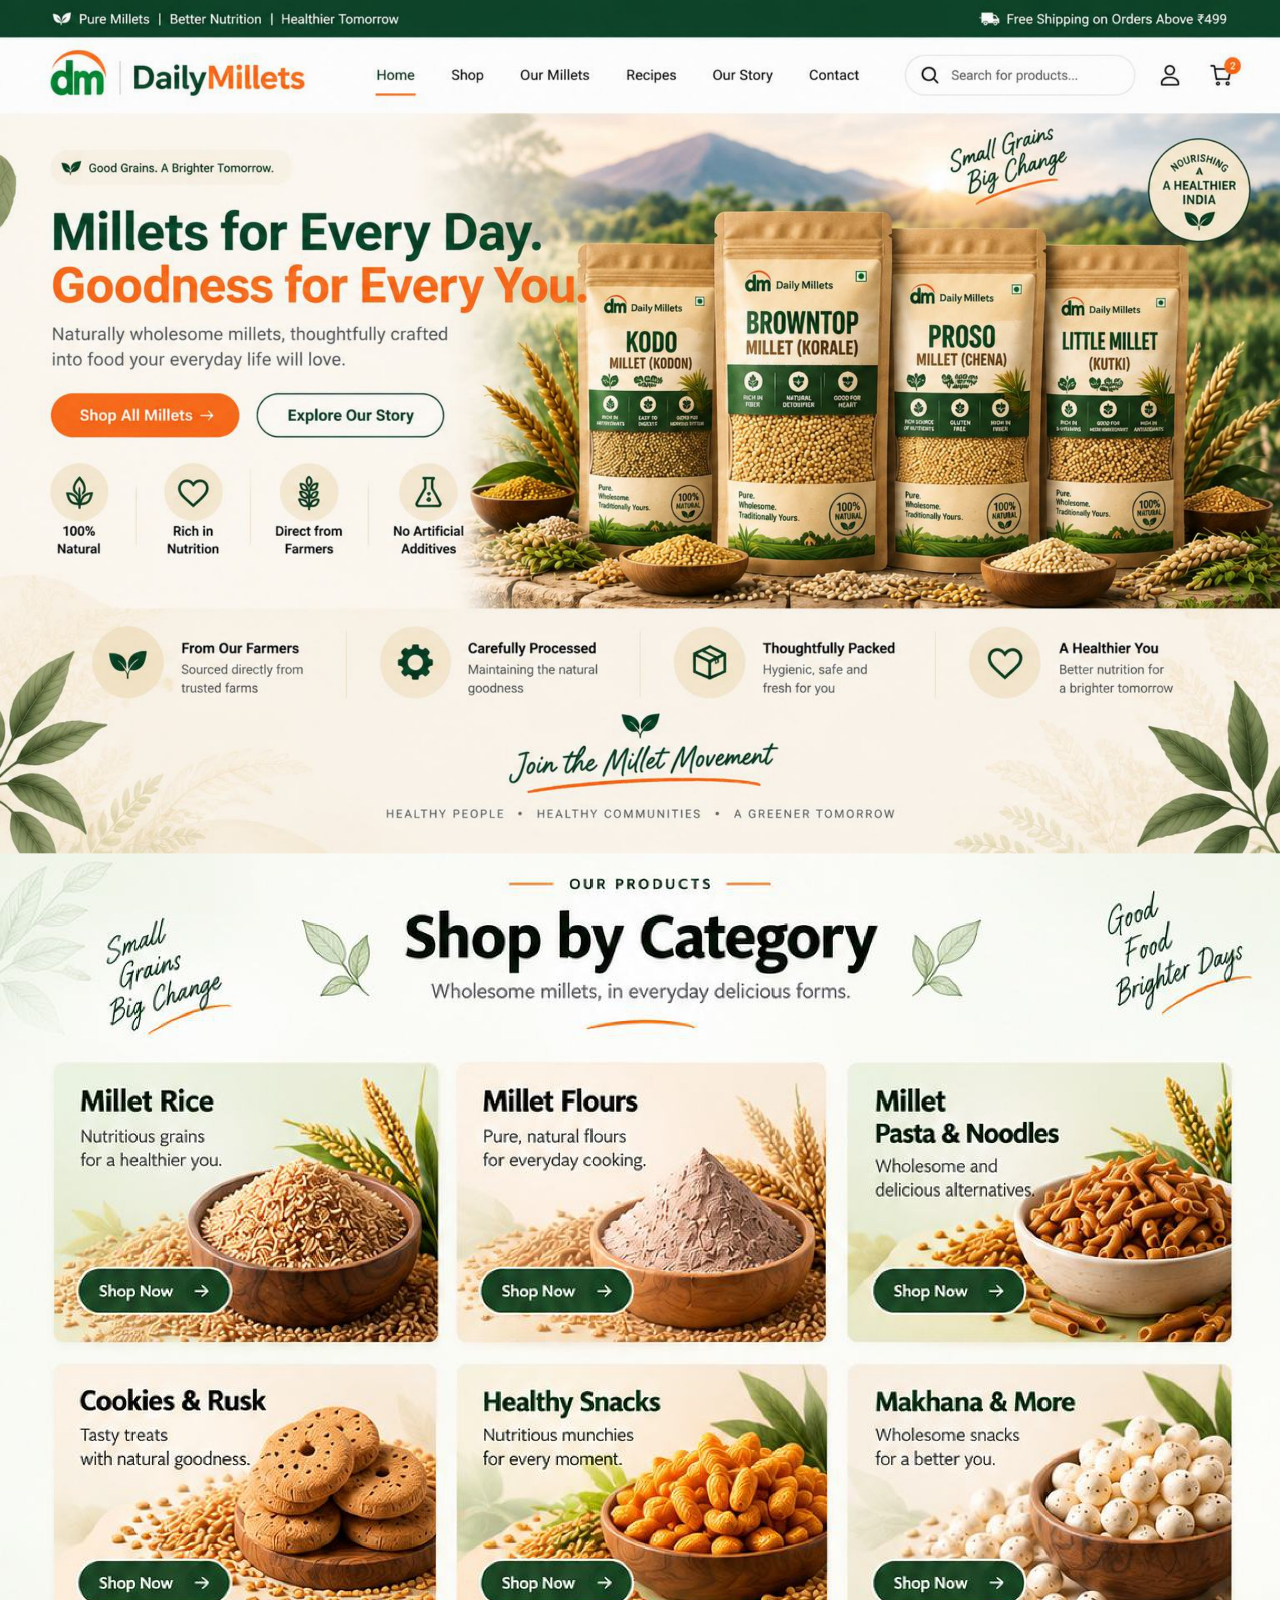
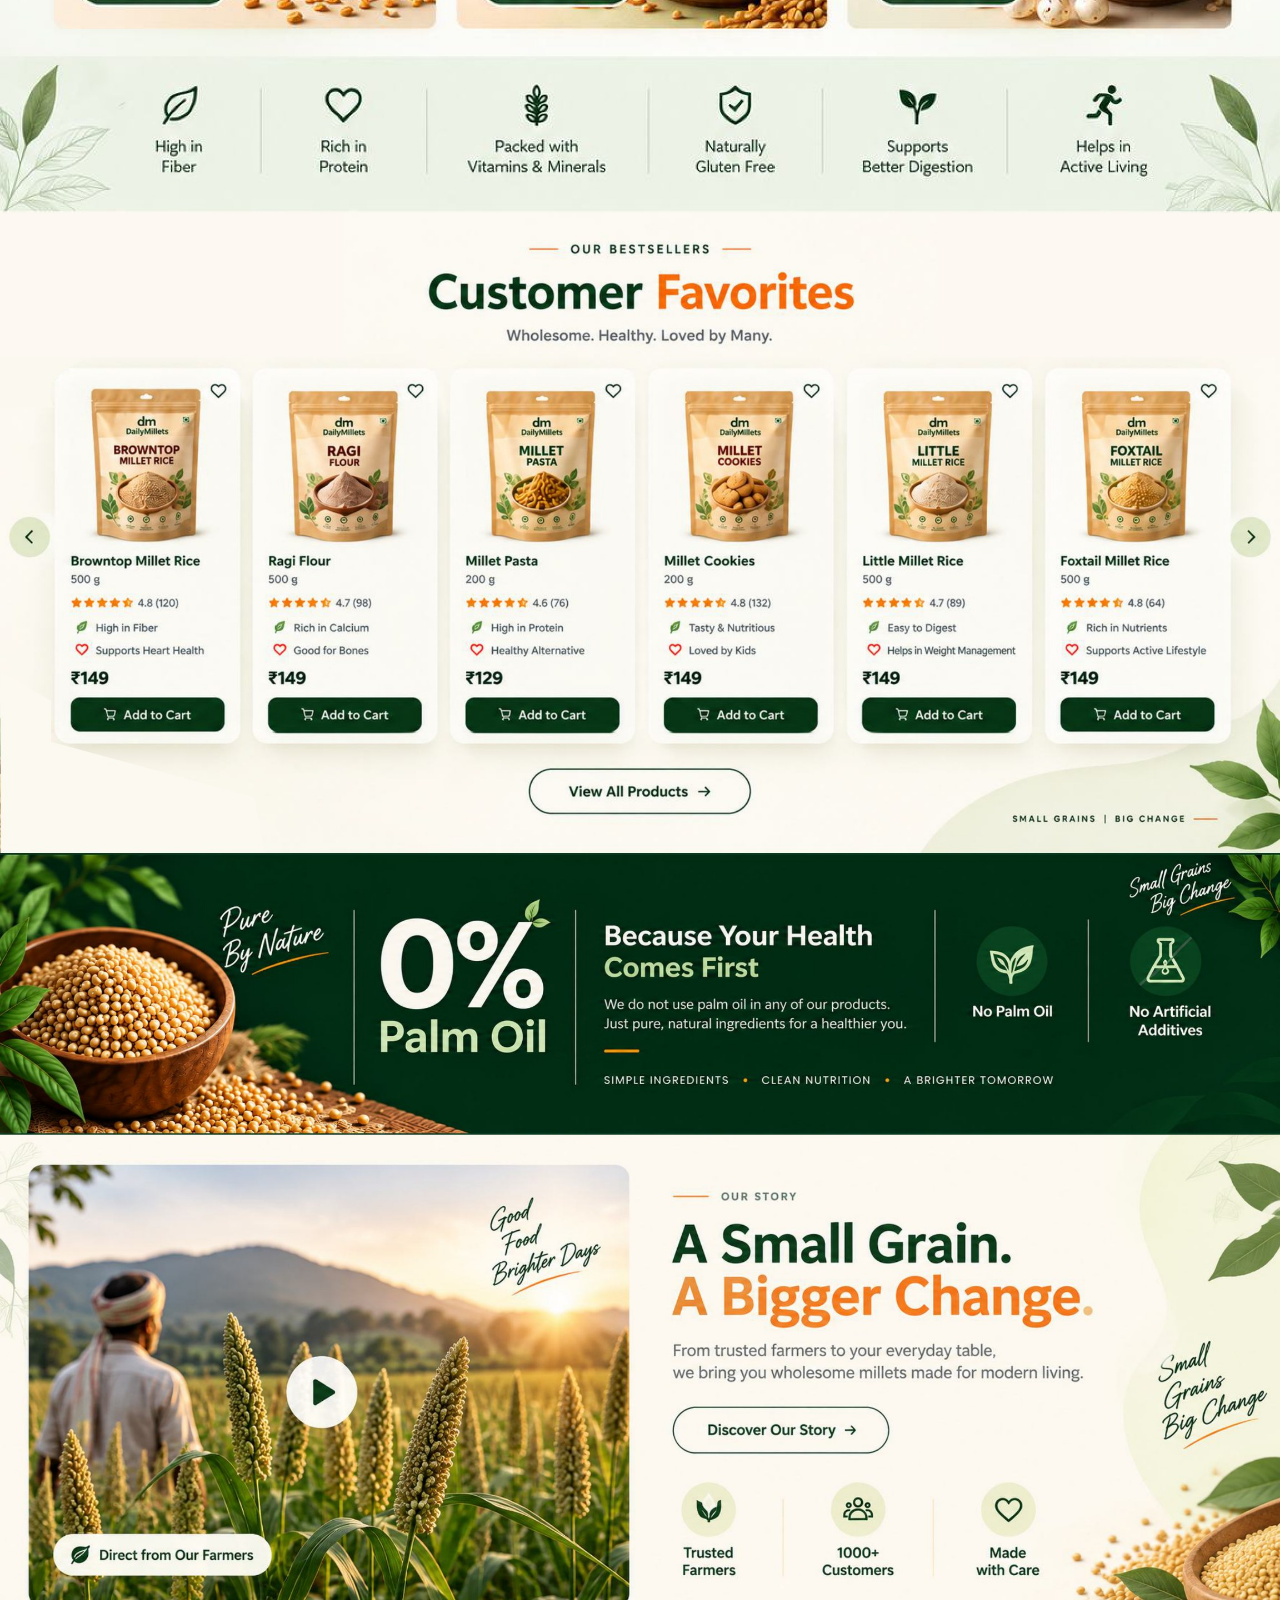
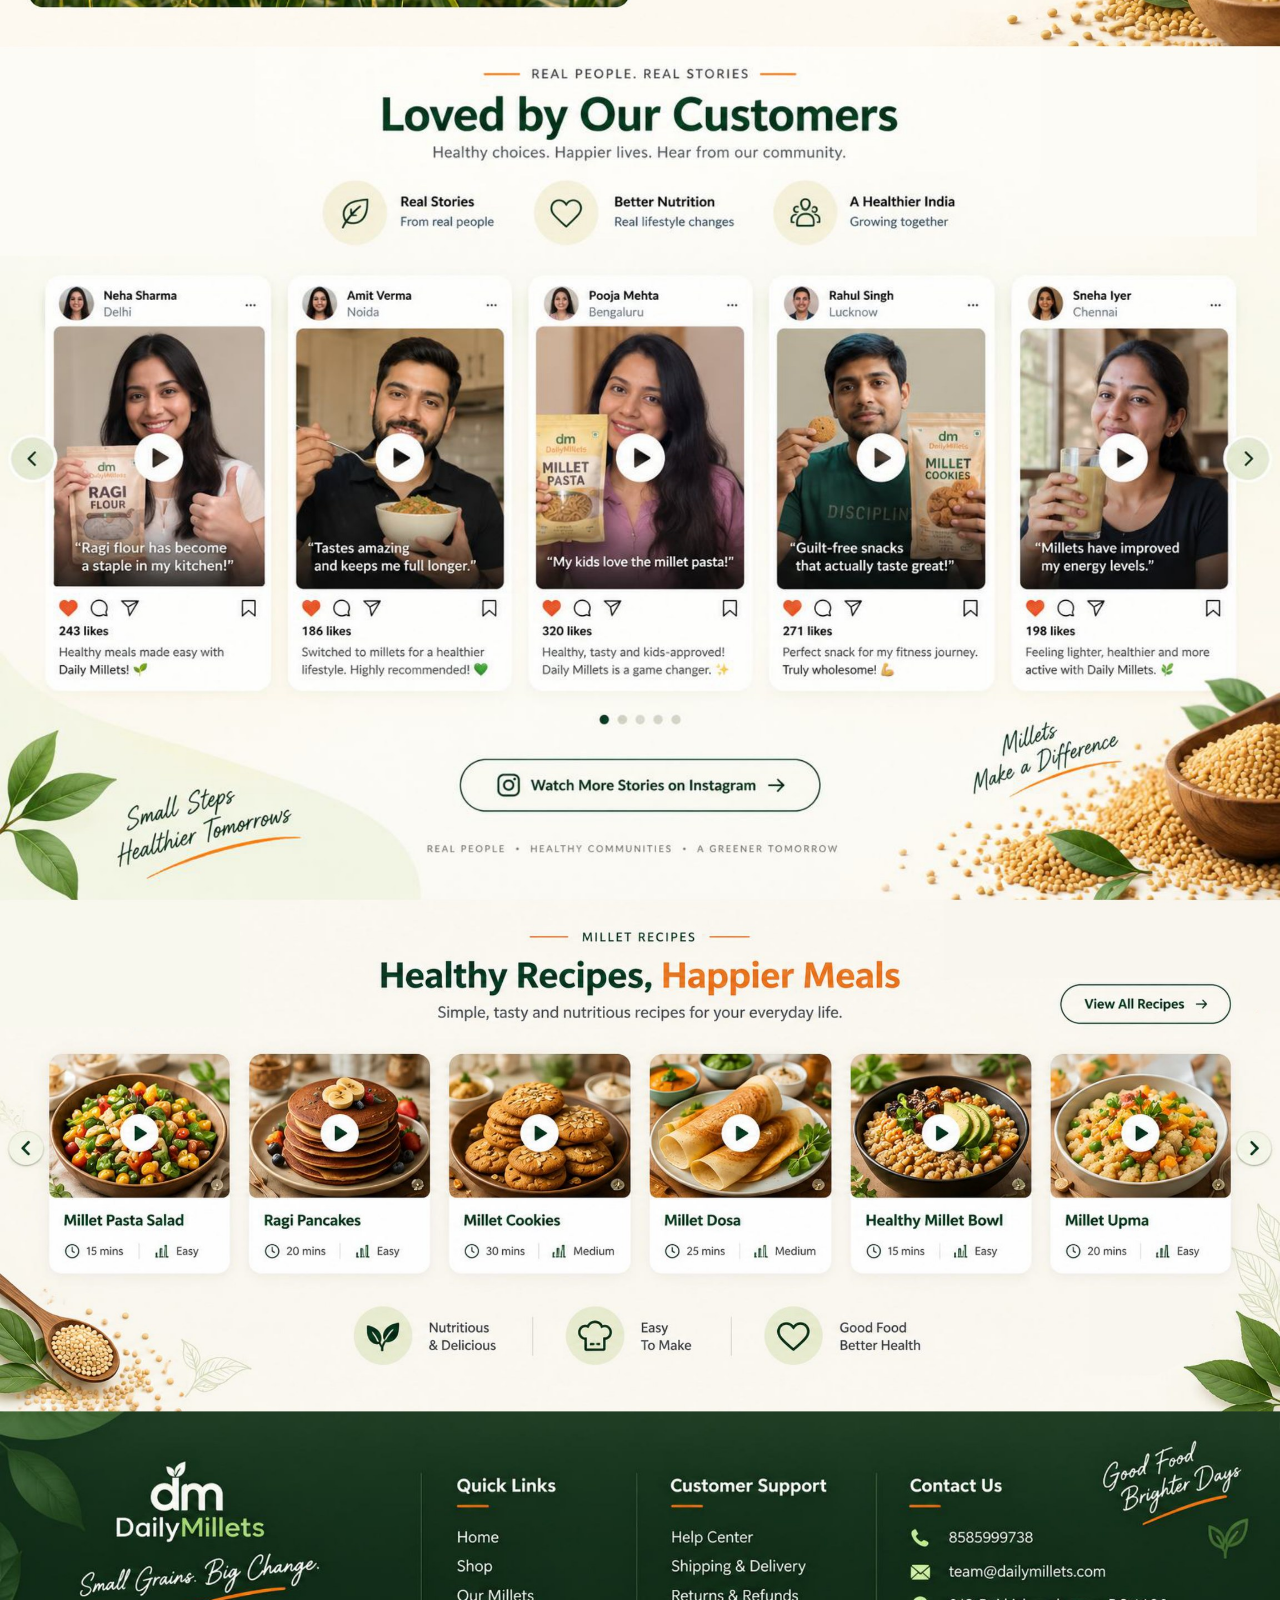
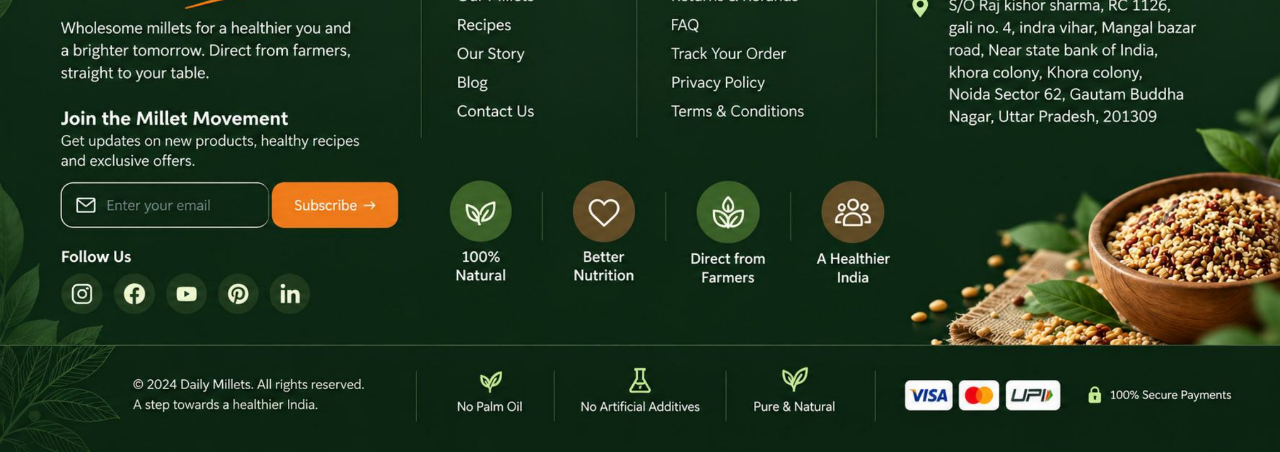
<file: Daily-Millets-PDF-Exact-Code/index.html>
<!doctype html>
<html lang="en">
<head>
<meta charset="utf-8">
<meta name="viewport" content="width=device-width,initial-scale=1">
<meta name="description" content="Daily Millets — Good for You. Better for Earth.">
<title>Daily Millets</title>
<link rel="stylesheet" href="styles.css">
</head>
<body>
<main class="page">
  <img class="design" src="assets/daily-millets-pdf-design.jpg" alt="Daily Millets website design">

  <!-- Transparent clickable areas over the exact supplied PDF artwork -->
  <a class="hotspot hs-products" href="#products" aria-label="Products"></a>
  <a class="hotspot hs-shop" href="#products" aria-label="Shop"></a>
  <a class="hotspot hs-millets" href="#why" aria-label="Our Millets"></a>
  <a class="hotspot hs-recipes" href="#recipes" aria-label="Recipes"></a>
  <a class="hotspot hs-story" href="#story" aria-label="Our Story"></a>
  <a class="hotspot hs-contact" href="#contact" aria-label="Contact"></a>

  <a class="hotspot hs-hero-products" href="#products" aria-label="Explore Products"></a>
  <a class="hotspot hs-hero-story" href="#story" aria-label="Discover Our Story"></a>

  <a class="hotspot hs-cat-1" href="#products" aria-label="Millet Rice"></a>
  <a class="hotspot hs-cat-2" href="#products" aria-label="Millet Flours"></a>
  <a class="hotspot hs-cat-3" href="#products" aria-label="Millet Pasta and Noodles"></a>
  <a class="hotspot hs-cat-4" href="#products" aria-label="Cookies and Rusk"></a>
  <a class="hotspot hs-cat-5" href="#products" aria-label="Healthy Snacks"></a>
  <a class="hotspot hs-cat-6" href="#products" aria-label="Makhana and More"></a>

  <a class="hotspot hs-favorites" href="#products" aria-label="Customer Favorites"></a>
  <a class="hotspot hs-palm" href="#why" aria-label="Why Millets"></a>
  <a class="hotspot hs-story-block" href="#story" aria-label="Our Story"></a>
  <a class="hotspot hs-testimonials" href="#contact" aria-label="Customer Stories"></a>
  <a class="hotspot hs-recipes-block" href="#recipes" aria-label="Healthy Recipes"></a>
  <a class="hotspot hs-footer" href="#contact" aria-label="Contact"></a>
</main>

<!-- Invisible semantic targets -->
<section id="products"></section>
<section id="why"></section>
<section id="story"></section>
<section id="recipes"></section>
<section id="contact"></section>

<script src="script.js"></script>
</body>
</html>
</file>
<file: Daily-Millets-PDF-Exact-Code/styles.css>
*{box-sizing:border-box}
html{scroll-behavior:smooth}
body{margin:0;background:#f8f2e4}
.page{position:relative;width:100%;max-width:1536px;margin:0 auto;line-height:0}
.design{display:block;width:100%;height:auto}
.hotspot{position:absolute;display:block;z-index:5;cursor:pointer;background:transparent;border:0}
.hotspot:hover{outline:2px solid rgba(45,84,34,.18);background:rgba(45,84,34,.025)}
/* Coordinates are percentages of the supplied one-page PDF artwork. */
.hs-products{left:42.0%;top:.78%;width:5.0%;height:.65%}
.hs-shop{left:48.2%;top:.78%;width:3.2%;height:.65%}
.hs-millets{left:54.0%;top:.78%;width:5.0%;height:.65%}
.hs-recipes{left:61.0%;top:.78%;width:4.2%;height:.65%}
.hs-story{left:67.7%;top:.78%;width:4.5%;height:.65%}
.hs-contact{left:74.2%;top:.78%;width:4.0%;height:.65%}

.hs-hero-products{left:10.0%;top:8.0%;width:10.0%;height:2.0%}
.hs-hero-story{left:23.0%;top:8.0%;width:11.0%;height:2.0%}

.hs-cat-1{left:3.0%;top:15.3%;width:29%;height:5.2%}
.hs-cat-2{left:35.5%;top:15.3%;width:29%;height:5.2%}
.hs-cat-3{left:67.5%;top:15.3%;width:29%;height:5.2%}
.hs-cat-4{left:3.0%;top:20.7%;width:29%;height:5.0%}
.hs-cat-5{left:35.5%;top:20.7%;width:29%;height:5.0%}
.hs-cat-6{left:67.5%;top:20.7%;width:29%;height:5.0%}

.hs-favorites{left:3%;top:28.0%;width:94%;height:8.2%}
.hs-palm{left:2%;top:37.0%;width:96%;height:5.0%}
.hs-story-block{left:52%;top:42.0%;width:46%;height:6.5%}
.hs-testimonials{left:2%;top:49.0%;width:96%;height:7.7%}
.hs-recipes-block{left:2%;top:57.0%;width:96%;height:7.0%}
.hs-footer{left:2%;top:64.0%;width:96%;height:9.0%}

section{position:absolute;top:0;left:0;width:1px;height:1px;pointer-events:none}
@media(max-width:700px){
  .hotspot:hover{outline:none;background:transparent}
}
</file>
